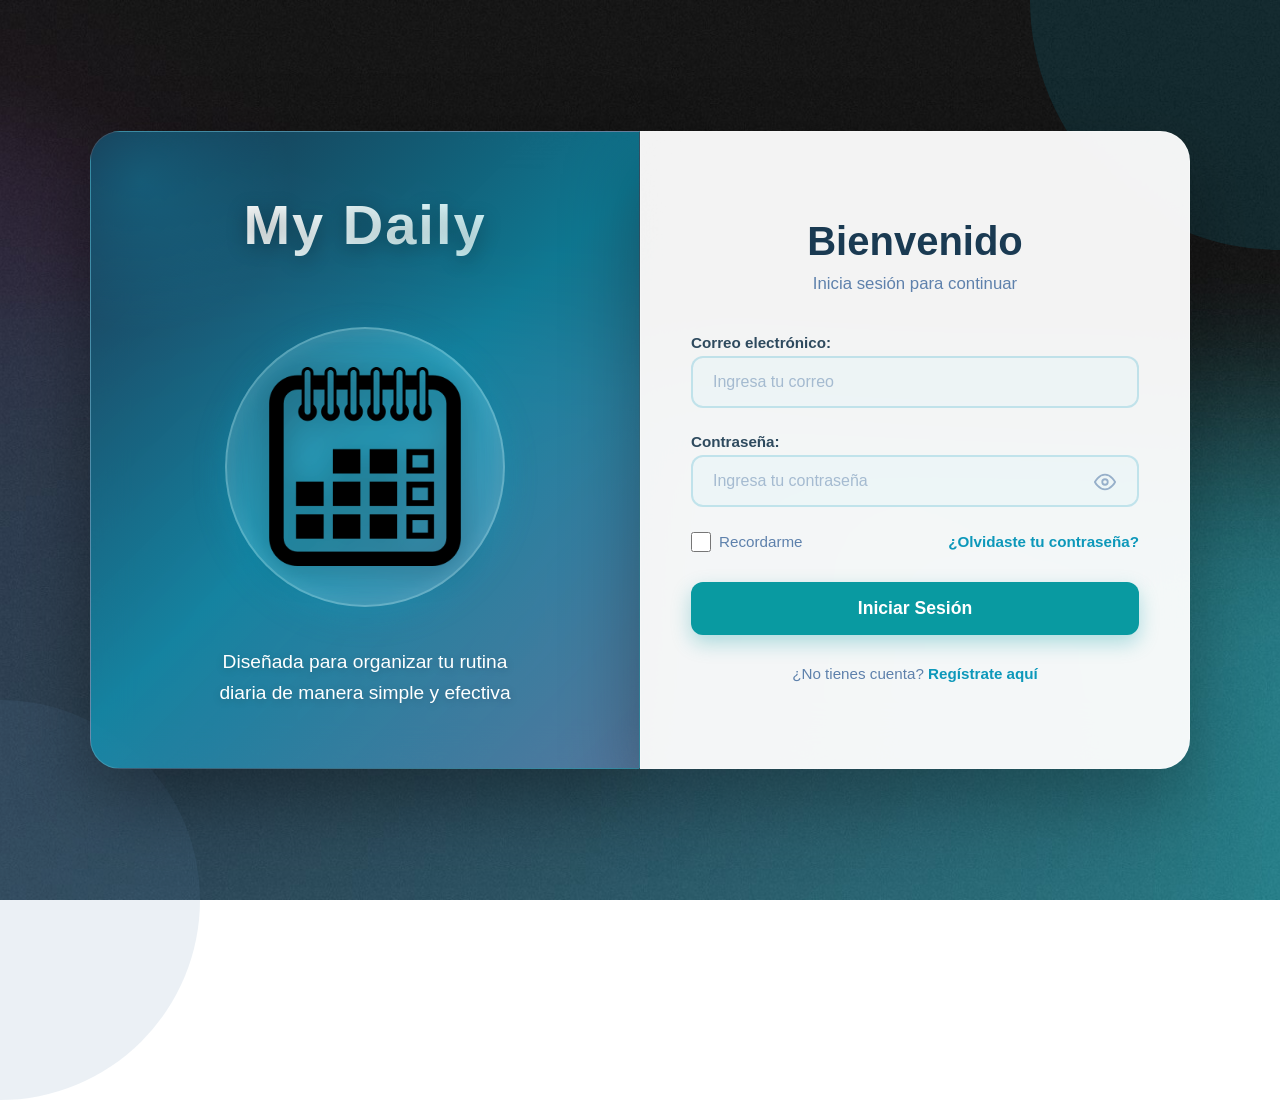
<file: index.html>
<!DOCTYPE html>
<html lang="es">

<head>
    <meta charset="UTF-8">
    <meta name="viewport" content="width=device-width, initial-scale=1.0">
    <title>My Daily - InicioSesion</title>
    <link rel="icon" type="image/x-icon" href="Images/Icono - Login.png">
    <link rel="stylesheet" href="./Styles/index.css">
</head>

<body>
    <div class="contenedor-login">
        <div class="login-izquierda">
            <h1>My Daily</h1>
            <div class="ilustracion-contactos">
                <img src="./Images/Icono - Login.png" alt="Ilustración MyDaily">
            </div>
            <p>Diseñada para organizar tu rutina diaria de manera simple y efectiva</p>
        </div>

        <div class="flip-card">
            <div class="flip-card-inner" id="flipCard">
                <div class="flip-card-front">
                    <div class="login-derecha">
                        <h2>Bienvenido</h2>
                        <p>Inicia sesión para continuar</p>

                        <form id="formularioLogin" action="tu-servlet-aqui" method="POST">
                            <div class="grupo-formulario">
                                <label for="correo">Correo electrónico:</label>
                                <input type="email" id="correo" name="correo" placeholder="Ingresa tu correo" required>
                            </div>

                            <div class="grupo-formulario">
                                <label for="contrasena">Contraseña:</label>
                                <input type="password" id="contrasena" name="contrasena" placeholder="Ingresa tu contraseña"
                                    required>
                            </div>

                            <div class="opciones-formulario">
                                <label class="recordarme">
                                    <input type="checkbox" id="recordar" name="recordar">
                                    <span>Recordarme</span>
                                </label>
                                <a href="#" class="olvido-contrasena">¿Olvidaste tu contraseña?</a>
                            </div>

                            <button type="submit" class="boton-login">Iniciar Sesión</button>
                        </form>

                        <div class="texto-registro">
                            ¿No tienes cuenta? <a href="#" id="btnRegistro">Regístrate aquí</a>
                        </div>
                    </div>
                </div>

                <div class="flip-card-back">
                    <div class="login-derecha">
                        <h2>Crea tu cuenta</h2>
                        <p>Regístrate para comenzar</p>

                        <form id="formularioRegistro" action="tu-servlet-registro" method="POST">
                            <div class="grupo-formulario">
                                <label for="correoRegistro">Correo electrónico:</label>
                                <input type="email" id="correoRegistro" name="correo" placeholder="Ingresa tu correo"
                                    required>
                            </div>

                            <div class="grupo-formulario">
                                <label for="contrasenaRegistro">Contraseña:</label>
                                <input type="password" id="contrasenaRegistro" name="contrasena" placeholder="Ingresa tu contraseña"
                                    required>
                            </div>

                            <div class="grupo-formulario">
                                <label for="confirmarContrasena">Confirma tu Contraseña:</label>
                                <input type="password" id="confirmarContrasena" name="confirmarContrasena" placeholder="Confirma tu contraseña" required>
                            </div>

                            <button type="submit" class="boton-login">Registrarse</button>
                        </form>

                        <div class="texto-registro">
                            ¿Ya tienes cuenta? <a href="#" id="btnLogin">Inicia sesión aquí</a>
                        </div>
                    </div>
                </div>
            </div>
        </div>
    </div>
    <script src="./Scripts/index.js"></script>
</body>

</html>
</file>
<file: Styles/index.css>
* {
    margin: 0;
    padding: 0;
    box-sizing: border-box;
}

body {
    font-family: 'Segoe UI', Tahoma, Geneva, Verdana, sans-serif;
    background-image: url('../Images/Fondo.jpeg');
    background-size: cover;
    background-position: center;
    background-repeat: no-repeat;
    background-attachment: fixed;
    min-height: 100vh;
    display: flex;
    justify-content: center;
    align-items: center;
    padding: 20px;
    overflow: hidden;
    position: relative;
}

body::before {
    content: '';
    position: absolute;
    width: min(500px, 40vw);
    height: min(500px, 40vw);
    background: rgba(13, 152, 186, 0.15);
    border-radius: 50%;
    top: -250px;
    right: -250px;
    animation: float 6s ease-in-out infinite;
}

body::after {
    content: '';
    position: absolute;
    width: min(400px, 35vw);
    height: min(400px, 35vw);
    background: rgba(94, 129, 172, 0.12);
    border-radius: 50%;
    bottom: -200px;
    left: -200px;
    animation: float 8s ease-in-out infinite reverse;
}

@keyframes float {
    0%, 100% { 
        transform: translateY(0) rotate(0deg); 
    }
    50% { 
        transform: translateY(-30px) rotate(10deg); 
    }
}

@keyframes slideUp {
    from {
        opacity: 0;
        transform: translateY(50px);
    }
    to {
        opacity: 1;
        transform: translateY(0);
    }
}

@keyframes fadeIn {
    from {
        opacity: 0;
        transform: translateY(-20px);
    }
    to {
        opacity: 1;
        transform: translateY(0);
    }
}

@keyframes pulse {
    0%, 100% { 
        transform: scale(1); 
    }
    50% { 
        transform: scale(1.05); 
    }
}

@keyframes bounce {
    0%, 20%, 50%, 80%, 100% {
        transform: translateY(0);
    }
    40% {
        transform: translateY(-10px);
    }
    60% {
        transform: translateY(-5px);
    }
}

.contenedor-login {
    background: transparent;
    border-radius: clamp(20px, 3vw, 30px);
    display: grid;
    grid-template-columns: 1fr 1fr;
    max-width: 1100px;
    width: 100%;
    position: relative;
    z-index: 1;
    animation: slideUp 0.8s ease-out;
    gap: 0;
    max-height: 90vh;
}

.login-izquierda {
    background: linear-gradient(135deg, rgba(25, 57, 84, 0.85) 0%, rgba(13, 152, 186, 0.75) 50%, rgba(94, 129, 172, 0.80) 100%);
    backdrop-filter: blur(20px);
    padding: clamp(30px, 5vw, 60px) clamp(20px, 4vw, 50px);
    display: flex;
    flex-direction: column;
    justify-content: center;
    align-items: center;
    color: white;
    position: relative;
    overflow: hidden;
    border-radius: clamp(20px, 3vw, 30px) 0 0 clamp(20px, 3vw, 30px);
    box-shadow: 0 30px 80px rgba(0, 0, 0, 0.4);
    border: 1px solid rgba(255, 255, 255, 0.15);
}

.login-izquierda::before {
    content: '';
    position: absolute;
    width: min(300px, 30vw);
    height: min(300px, 30vw);
    background: radial-gradient(circle, rgba(13, 152, 186, 0.3) 0%, transparent 70%);
    border-radius: 50%;
    top: -100px;
    left: -100px;
}

.login-izquierda h1 {
    font-size: clamp(2rem, 5vw, 3.5rem);
    font-weight: 800;
    margin-bottom: clamp(20px, 3vw, 30px);
    letter-spacing: 2px;
    text-shadow: 0 4px 20px rgba(0, 0, 0, 0.3);
    animation: fadeIn 1s ease-out 0.3s both;
    position: relative;
    z-index: 1;
    background: linear-gradient(135deg, #ffffff 0%, #c7f0f5 100%);
    -webkit-background-clip: text;
    -webkit-text-fill-color: transparent;
    background-clip: text;
}

.ilustracion-contactos {
    width: clamp(160px, 25vw, 280px);
    height: clamp(160px, 25vw, 280px);
    background: rgba(255, 255, 255, 0.1);
    border-radius: 50%;
    display: flex;
    justify-content: center;
    align-items: center;
    margin: clamp(20px, 4vw, 40px) 0;
    padding: clamp(20px, 3vw, 40px);
    backdrop-filter: blur(15px);
    border: 2px solid rgba(199, 240, 245, 0.3);
    animation: pulse 3s ease-in-out infinite;
    position: relative;
    z-index: 1;
    box-shadow: 0 8px 32px rgba(13, 152, 186, 0.3),
                inset 0 0 20px rgba(255, 255, 255, 0.1);
}

.ilustracion-contactos img {
    max-width: 100%;
    max-height: 100%;
    object-fit: contain;
    filter: drop-shadow(0 4px 15px rgba(0, 0, 0, 0.3));
}

.login-izquierda p {
    font-size: clamp(1rem, 2vw, 1.2rem);
    text-align: center;
    line-height: 1.6;
    opacity: 0.95;
    max-width: 300px;
    animation: fadeIn 1s ease-out 0.6s both;
    position: relative;
    z-index: 1;
    text-shadow: 0 2px 8px rgba(0, 0, 0, 0.2);
}

.flip-card {
    background-color: transparent;
    width: 100%;
    height: 100%;
    perspective: 1000px;
    min-height: 500px;
}

.flip-card-inner {
    position: relative;
    width: 100%;
    height: 100%;
    min-height: 500px;
    text-align: center;
    transition: transform 0.8s;
    transform-style: preserve-3d;
}

.flip-card-front, .flip-card-back {
    position: absolute;
    display: flex;
    flex-direction: column;
    justify-content: center;
    width: 100%;
    height: 100%;
    -webkit-backface-visibility: hidden;
    backface-visibility: hidden;
    background: rgba(255, 255, 255, 0.95);
    backdrop-filter: blur(30px);
    border-radius: 0 clamp(20px, 3vw, 30px) clamp(20px, 3vw, 30px) 0;
    box-shadow: 0 30px 80px rgba(0, 0, 0, 0.3);
    border: 1px solid rgba(255, 255, 255, 0.3);
    overflow-y: auto;
    overflow-x: hidden;
}

.flip-card-back {
    transform: rotateY(180deg);
}

.login-derecha {
    padding: clamp(30px, 5vw, 60px) clamp(20px, 4vw, 50px);
    display: flex;
    flex-direction: column;
    justify-content: center;
    width: 100%;
    height: 100%;
}

.login-derecha h2 {
    font-size: clamp(1.8rem, 4vw, 2.5rem);
    color: #1a3a52;
    margin-bottom: 10px;
    font-weight: 700;
}

.login-derecha > p {
    color: #5e81ac;
    margin-bottom: clamp(25px, 4vw, 40px);
    font-size: clamp(0.95rem, 1.5vw, 1.05rem);
}

.grupo-formulario {
    margin-bottom: clamp(18px, 2.5vw, 25px);
    text-align: left;
    position: relative;
}

.grupo-formulario label {
    display: block;
    margin-bottom: 5px;
    color: #2e4a5e;
    font-weight: 600;
    font-size: clamp(0.85rem, 1.2vw, 0.95rem);
    text-align: left;
}

.grupo-formulario input {
    width: 100%;
    padding: clamp(12px, 1.5vw, 15px) clamp(15px, 2vw, 20px);
    border: 2px solid rgba(13, 152, 186, 0.2);
    border-radius: clamp(10px, 1.5vw, 12px);
    font-size: clamp(0.9rem, 1.3vw, 1rem);
    transition: all 0.3s ease;
    background: rgba(199, 240, 245, 0.15);
    color: #1a3a52;
}

.grupo-formulario input:focus {
    outline: none;
    border-color: #0d98ba;
    background: rgba(255, 255, 255, 0.9);
    box-shadow: 0 0 0 4px rgba(13, 152, 186, 0.15);
    transform: translateY(-2px);
}

.grupo-formulario input::placeholder {
    color: rgba(94, 129, 172, 0.5);
}

/* Estilos para el botón de mostrar/ocultar contraseña */
.toggle-password {
    position: absolute;
    right: clamp(12px, 2vw, 15px);
    top: 50%;
    transform: translateY(calc(-50% + 12px));
    background: none;
    border: none;
    cursor: pointer;
    padding: clamp(6px, 1vw, 8px);
    display: flex;
    align-items: center;
    justify-content: center;
    opacity: 0.6;
    transition: opacity 0.3s ease, transform 0.1s ease;
    z-index: 10;
    color: #5e81ac;
    pointer-events: auto;
}

.toggle-password:hover {
    opacity: 1;
}

.toggle-password:active {
    transform: translateY(calc(-50% + 12px)) scale(0.9);
}

.toggle-password svg {
    width: clamp(18px, 2.5vw, 22px);
    height: clamp(18px, 2.5vw, 22px);
    stroke: currentColor;
    display: block;
}

.opciones-formulario {
    display: flex;
    justify-content: space-between;
    align-items: center;
    margin-bottom: clamp(20px, 3vw, 30px);
    flex-wrap: wrap;
    gap: 10px;
}

.recordarme {
    display: flex;
    align-items: center;
    cursor: pointer;
    user-select: none;
}

.recordarme input[type="checkbox"] {
    width: clamp(18px, 2vw, 20px);
    height: clamp(18px, 2vw, 20px);
    margin-right: 8px;
    cursor: pointer;
    accent-color: #0d98ba;
}

.recordarme span {
    color: #5e81ac;
    font-size: clamp(0.85rem, 1.2vw, 0.95rem);
}

.olvido-contrasena {
    color: #0d98ba;
    text-decoration: none;
    font-size: clamp(0.85rem, 1.2vw, 0.95rem);
    font-weight: 600;
    transition: all 0.3s ease;
}

.olvido-contrasena:hover {
    color: #5e81ac;
    text-decoration: underline;
}

.boton-login {
    width: 100%;
    padding: clamp(14px, 2vw, 16px);
    background: #099aa1; 
    color: white;
    border: none;
    border-radius: clamp(10px, 1.5vw, 12px);
    font-size: clamp(1rem, 1.5vw, 1.1rem);
    font-weight: 600;
    cursor: pointer;
    transition: all 0.4s ease;
    box-shadow: 0 8px 20px rgba(9, 154, 161, 0.3);
    position: relative;
    overflow: hidden;
}

.boton-login::before {
    content: '';
    position: absolute;
    top: 0;
    left: -100%;
    width: 100%;
    height: 100%;
    background: rgba(255, 255, 255, 0.2);
    transition: left 0.5s ease;
}

.boton-login:hover::before {
    left: 100%;
}

.boton-login:hover {
    transform: translateY(-3px);
    box-shadow: 0 12px 30px rgba(9, 154, 161, 0.4);
}

.boton-login:active {
    animation: bounce 0.6s ease;
    box-shadow: 0 8px 20px rgba(9, 154, 161, 0.3);
}

.texto-registro {
    text-align: center;
    margin-top: clamp(20px, 3vw, 30px);
    color: #5e81ac;
    font-size: clamp(0.85rem, 1.2vw, 0.95rem);
}

.texto-registro a {
    color: #0d98ba;
    text-decoration: none;
    font-weight: 600;
    transition: all 0.3s ease;
}

.texto-registro a:hover {
    color: #5e81ac;
    text-decoration: underline;
}

.flip-card-front::-webkit-scrollbar,
.flip-card-back::-webkit-scrollbar {
    width: 6px;
}

.flip-card-front::-webkit-scrollbar-track,
.flip-card-back::-webkit-scrollbar-track {
    background: rgba(199, 240, 245, 0.1);
}

.flip-card-front::-webkit-scrollbar-thumb,
.flip-card-back::-webkit-scrollbar-thumb {
    background: rgba(13, 152, 186, 0.4);
    border-radius: 10px;
}

.flip-card-front::-webkit-scrollbar-thumb:hover,
.flip-card-back::-webkit-scrollbar-thumb:hover {
    background: rgba(13, 152, 186, 0.6);
}

/* Tablet */
@media (max-width: 968px) {
    .contenedor-login {
        grid-template-columns: 1fr;
        max-width: 500px;
        max-height: none;
        height: auto;
    }

    .login-izquierda {
        border-radius: clamp(20px, 3vw, 30px) clamp(20px, 3vw, 30px) 0 0;
        height: auto;
        min-height: auto;
    }

    .flip-card {
        min-height: 600px;
        height: auto;
    }

    .flip-card-inner {
        min-height: 600px;
        height: auto;
    }

    .flip-card-front, .flip-card-back {
        border-radius: 0 0 clamp(20px, 3vw, 30px) clamp(20px, 3vw, 30px);
        position: absolute;
        height: 100%;
        min-height: 600px;
    }
}

/* Mobile pequeño */
@media (max-width: 480px) {
    body {
        padding: 10px;
    }

    .opciones-formulario {
        flex-direction: column;
        align-items: flex-start;
    }

    .login-derecha {
        padding: clamp(25px, 4vw, 40px) clamp(18px, 3vw, 30px);
    }
}

/* Mobile muy pequeño */
@media (max-width: 360px) {
    .login-izquierda h1 {
        font-size: 1.8rem;
    }
    
    .login-derecha h2 {
        font-size: 1.6rem;
    }

    .login-derecha {
        padding: 20px 15px;
    }

    .grupo-formulario {
        margin-bottom: 15px;
    }
}

/* Para pantallas muy bajas (landscape en móvil) */
@media (max-height: 650px) {
    .contenedor-login {
        max-height: 95vh;
    }

    .login-izquierda {
        padding: 25px 20px;
    }

    .ilustracion-contactos {
        width: 120px;
        height: 120px;
        margin: 15px 0;
    }

    .login-izquierda h1 {
        font-size: 2rem;
        margin-bottom: 15px;
    }

    .login-izquierda p {
        font-size: 0.95rem;
    }

    .login-derecha {
        padding: 25px 20px;
    }

    .grupo-formulario {
        margin-bottom: 15px;
    }
}
</file>
<file: Styles/nuevoContacto.css>
* {
    margin: 0;
    padding: 0;
    box-sizing: border-box;
}

html {
    height: 100%;
}

body {
    font-family: 'Segoe UI', Tahoma, Geneva, Verdana, sans-serif;
    background-image: url('../Images/Fondo.jpeg');
    background-size: cover;
    background-position: center;
    background-repeat: no-repeat;
    background-attachment: fixed;
    min-height: 100vh;
    display: flex;
    flex-direction: column;
    position: relative;
    overflow-x: hidden;
    padding-top: 90px;
}

body::before {
    content: '';
    position: fixed;
    width: min(500px, 40vw);
    height: min(500px, 40vw);
    background: rgba(13, 152, 186, 0.15);
    border-radius: 50%;
    top: -250px;
    right: -250px;
    animation: float 6s ease-in-out infinite;
    z-index: 0;
    pointer-events: none;
}

body::after {
    content: '';
    position: fixed;
    width: min(400px, 35vw);
    height: min(400px, 35vw);
    background: rgba(94, 129, 172, 0.12);
    border-radius: 50%;
    bottom: -200px;
    left: -200px;
    animation: float 8s ease-in-out infinite reverse;
    z-index: 0;
    pointer-events: none;
}

@keyframes float {
    0%, 100% { 
        transform: translateY(0) rotate(0deg); 
    }
    50% { 
        transform: translateY(-30px) rotate(10deg); 
    }
}

/* Header */
.header-principal {
    background: rgba(255, 255, 255, 0.15);
    backdrop-filter: blur(20px);
    border-bottom: 1px solid rgba(255, 255, 255, 0.2);
    padding: clamp(15px, 2vw, 20px) 0;
    position: fixed;
    top: 0;
    left: 0;
    right: 0;
    z-index: 1000;
    box-shadow: 0 4px 20px rgba(0, 0, 0, 0.1);
}

.contenedor-header {
    max-width: 1400px;
    margin: 0 auto;
    padding: 0 clamp(20px, 4vw, 40px);
    display: flex;
    justify-content: space-between;
    align-items: center;
    gap: 20px;
}

.logo h1 {
    font-size: clamp(1.5rem, 3vw, 2rem);
    font-weight: 800;
    color: white;
    text-shadow: 0 2px 10px rgba(0, 0, 0, 0.2);
    letter-spacing: 1px;
}

.navegacion {
    display: flex;
    gap: clamp(15px, 3vw, 30px);
}

.nav-link {
    color: white;
    text-decoration: none;
    font-weight: 600;
    font-size: clamp(0.9rem, 1.5vw, 1rem);
    padding: 8px 15px;
    border-radius: 8px;
    transition: all 0.3s ease;
}

.nav-link:hover {
    background: rgba(255, 255, 255, 0.2);
    color: white;
}

.nav-link.activo {
    background: rgba(255, 255, 255, 0.25);
    color: white;
}

.usuario-info {
    display: flex;
    align-items: center;
    gap: 15px;
}

.nombre-usuario {
    color: white;
    font-weight: 600;
    font-size: clamp(0.9rem, 1.5vw, 1rem);
    text-shadow: 0 2px 8px rgba(0, 0, 0, 0.2);
}

.btn-cerrar-sesion {
    display: flex;
    align-items: center;
    gap: 8px;
    background: rgba(255, 255, 255, 0.2);
    color: white;
    border: 1px solid rgba(255, 255, 255, 0.3);
    padding: 8px 15px;
    border-radius: 8px;
    font-size: clamp(0.85rem, 1.3vw, 0.95rem);
    font-weight: 600;
    cursor: pointer;
    transition: all 0.3s ease;
}

.btn-cerrar-sesion:hover {
    background: rgba(255, 255, 255, 0.3);
    border-color: rgba(255, 255, 255, 0.5);
    transform: translateY(-2px);
}

.btn-cerrar-sesion svg {
    width: 18px;
    height: 18px;
}

/* Contenedor principal */
.container {
    max-width: 600px;
    margin: 30px auto;
    padding: 0 clamp(20px, 4vw, 40px);
    position: relative;
    z-index: 1;
}

/* Sección */
.section {
    background: rgba(255, 255, 255, 0.15);
    backdrop-filter: blur(20px);
    padding: clamp(30px, 5vw, 40px);
    border-radius: 15px;
    border: 1px solid rgba(255, 255, 255, 0.2);
    box-shadow: 0 8px 32px rgba(0, 0, 0, 0.1);
    margin-bottom: clamp(30px, 5vw, 40px);
}

.section h2 {
    color: white;
    margin-bottom: 30px;
    padding-bottom: 15px;
    border-bottom: 2px solid rgba(255, 255, 255, 0.3);
    font-size: clamp(1.8rem, 4vw, 2rem);
    font-weight: 700;
    text-shadow: 0 2px 8px rgba(0, 0, 0, 0.2);
    text-align: center;
}

/* Sección de imagen circular */
.seccion-imagen {
    display: flex;
    flex-direction: column;
    align-items: center;
    gap: 20px;
    margin-bottom: 35px;
}

.circulo-imagen {
    width: 120px;
    height: 120px;
    border-radius: 50%;
    overflow: hidden;
    border: 3px solid rgba(255, 255, 255, 0.5);
    box-shadow: 0 8px 20px rgba(0, 0, 0, 0.2);
    background: rgba(255, 255, 255, 0.1);
    display: flex;
    align-items: center;
    justify-content: center;
    text-align: center;
}

.circulo-imagen img {
    width: 100%;
    height: 100%;
    object-fit: cover;
    object-position: center;
}

.form-group-imagen {
    display: flex;
    flex-direction: column;
    align-items: center;
}

.btn-seleccionar-imagen {
    display: flex;
    align-items: center;
    gap: 10px;
    background: rgba(13, 152, 186, 0.3);
    backdrop-filter: blur(10px);
    color: white;
    padding: 10px 20px;
    border-radius: 10px;
    border: 2px solid rgba(255, 255, 255, 0.5);
    cursor: pointer;
    font-weight: 600;
    font-size: 0.95rem;
    transition: all 0.3s ease;
}

.btn-seleccionar-imagen:hover {
    background: rgba(13, 152, 186, 0.5);
    border-color: rgba(255, 255, 255, 0.7);
    transform: translateY(-2px);
    box-shadow: 0 5px 15px rgba(13, 152, 186, 0.3);
}

.btn-seleccionar-imagen:active {
    transform: translateY(0);
}

.btn-seleccionar-imagen i {
    font-size: 1.1rem;
}

/* Contenedor de inputs */
.contenedor-inputs {
    display: flex;
    flex-direction: column;
    gap: 20px;
    margin-bottom: 30px;
}

.form-group {
    display: flex;
    flex-direction: column;
    position: relative;
    padding-top: 8px;
    height: 68px;
}

.entrada_texto {
    border: 2px solid rgba(255, 255, 255, 0.4);
    border-radius: 10px;
    background: rgba(255, 255, 255, 0.1);
    padding: 12px 15px;
    font-size: 1rem;
    color: white;
    transition: all 0.3s ease;
    font-weight: 500;
    height: 100%;
    width: 100%;
}

.entrada_texto::placeholder {
    color: rgba(255, 255, 255, 0.5);
}

.entrada_texto:focus {
    outline: none;
    border-color: rgba(255, 255, 255, 0.7);
    background: rgba(255, 255, 255, 0.15);
    box-shadow: 0 0 0 3px rgba(255, 255, 255, 0.1);
}

/* Labels normales */
.label-input {
    position: absolute;
    left: 15px;
    top: 50%;
    transform: translateY(-50%);
    color: rgba(255, 255, 255, 0.7);
    pointer-events: none;
    transition: all 0.3s ease;
    font-weight: 500;
    background: transparent;
    padding: 0 5px;
    white-space: nowrap;
}

.entrada_texto:focus ~ .label-input,
.entrada_texto:valid ~ .label-input {
    top: 0;
    font-size: 0.85rem;
    color: white;
    background: rgba(13, 152, 186, 0.8);
    padding: 2px 8px;
    border-radius: 5px;
}

/* Label para fecha */
.label-input-date {
    position: absolute;
    left: 15px;
    top: 0;
    font-size: 0.85rem;
    color: white;
    background: rgba(13, 152, 186, 0.8);
    padding: 2px 8px;
    border-radius: 5px;
    pointer-events: none;
    white-space: nowrap;
}

/* Input de fecha */
input[type="date"].entrada_texto {
    padding-top: 18px;
    color-scheme: dark;
}

input[type="date"].entrada_texto::-webkit-calendar-picker-indicator {
    filter: invert(1);
    cursor: pointer;
}

/* Contenedor de botón */
.contenedor-boton {
    display: flex;
    justify-content: center;
    margin-top: 10px;
}

/* Botones */
.btn_crear,
.btn_actualizar {
    position: relative;
    width: 200px;
    height: 50px;
    cursor: pointer;
    display: flex;
    align-items: center;
    justify-content: flex-start;
    border: 2px solid rgba(255, 255, 255, 0.5);
    background: rgba(13, 152, 186, 0.3);
    backdrop-filter: blur(10px);
    border-radius: 10px;
    overflow: hidden;
    padding-left: 20px;
    gap: 10px;
    transition: all 0.3s ease;
    font-family: inherit;
}

.btn_crear:hover,
.btn_actualizar:hover {
    background: rgba(13, 152, 186, 0.5);
    border-color: rgba(255, 255, 255, 0.7);
    transform: translateY(-2px);
    box-shadow: 0 5px 15px rgba(13, 152, 186, 0.3);
}

.btn_crear:active,
.btn_actualizar:active {
    transform: translateY(2px);
    box-shadow: 0 2px 8px rgba(13, 152, 186, 0.2);
}

.bnt_texto {
    color: white;
    font-weight: 600;
    font-size: 1rem;
    z-index: 1;
    transition: all 0.3s ease;
    text-shadow: 0 1px 3px rgba(0, 0, 0, 0.3);
}

.btn_icono {
    position: absolute;
    right: 0;
    height: 100%;
    width: 50px;
    background: rgba(255, 255, 255, 0.2);
    display: flex;
    align-items: center;
    justify-content: center;
    transition: all 0.3s ease;
}

.btn_icono i {
    color: white;
    font-size: 20px;
    filter: drop-shadow(0 1px 2px rgba(0, 0, 0, 0.3));
}

.btn_crear:hover .bnt_texto,
.btn_actualizar:hover .bnt_texto {
    color: transparent;
}

.btn_crear:hover .btn_icono,
.btn_actualizar:hover .btn_icono {
    width: 100%;
    background: rgba(255, 255, 255, 0.3);
}

/* Footer */
.footer-principal {
    background: rgba(255, 255, 255, 0.15);
    backdrop-filter: blur(20px);
    border-top: 1px solid rgba(255, 255, 255, 0.2);
    padding: clamp(20px, 3vw, 30px) 0 0 0;
    position: relative;
    z-index: 1;
    width: 100%;
    margin-top: auto;
    flex-shrink: 0;
}

.contenedor-footer {
    max-width: 1400px;
    margin: 0 auto;
    padding: 0 clamp(20px, 4vw, 40px) clamp(20px, 3vw, 30px) clamp(20px, 4vw, 40px);
    display: flex;
    flex-direction: column;
    justify-content: center;
    align-items: center;
    text-align: center;
    gap: 15px;
}

.contenedor-footer p {
    color: white;
    font-size: clamp(0.85rem, 1.3vw, 0.95rem);
    font-weight: 500;
    text-shadow: 0 2px 8px rgba(0, 0, 0, 0.2);
}

/* Responsive */
@media (max-width: 968px) {
    body {
        padding-top: 140px;
    }

    .contenedor-header {
        flex-direction: column;
        align-items: stretch;
        gap: 15px;
    }
    
    .logo {
        text-align: center;
    }
    
    .navegacion {
        justify-content: center;
        flex-wrap: wrap;
    }
    
    .usuario-info {
        justify-content: center;
        flex-wrap: wrap;
    }
}

@media (max-width: 480px) {
    .navegacion {
        flex-direction: column;
        width: 100%;
    }
    
    .nav-link {
        text-align: center;
        padding: 10px;
    }

    .circulo-imagen {
        width: 100px;
        height: 100px;
    }

    .btn_crear,
    .btn_actualizar {
        width: 100%;
    }
}
</file>
<file: Styles/perfilUsuario.css>
* {
    margin: 0;
    padding: 0;
    box-sizing: border-box;
}

html {
    height: 100%;
}

body {
    font-family: 'Segoe UI', Tahoma, Geneva, Verdana, sans-serif;
    background-image: url('../Images/Fondo.jpeg');
    background-size: cover;
    background-position: center;
    background-repeat: no-repeat;
    background-attachment: fixed;
    min-height: 100vh;
    display: flex;
    flex-direction: column;
    position: relative;
    overflow-x: hidden;
    padding-top: 90px;
}

body::before {
    content: '';
    position: fixed;
    width: min(500px, 40vw);
    height: min(500px, 40vw);
    background: rgba(13, 152, 186, 0.15);
    border-radius: 50%;
    top: -250px;
    right: -250px;
    animation: float 6s ease-in-out infinite;
    z-index: 0;
    pointer-events: none;
}

body::after {
    content: '';
    position: fixed;
    width: min(400px, 35vw);
    height: min(400px, 35vw);
    background: rgba(94, 129, 172, 0.12);
    border-radius: 50%;
    bottom: -200px;
    left: -200px;
    animation: float 8s ease-in-out infinite reverse;
    z-index: 0;
    pointer-events: none;
}

@keyframes float {

    0%,
    100% {
        transform: translateY(0) rotate(0deg);
    }

    50% {
        transform: translateY(-30px) rotate(10deg);
    }
}

/* Header */
.header-principal {
    background: rgba(255, 255, 255, 0.15);
    backdrop-filter: blur(20px);
    border-bottom: 1px solid rgba(255, 255, 255, 0.2);
    padding: clamp(15px, 2vw, 20px) 0;
    position: fixed;
    top: 0;
    left: 0;
    right: 0;
    z-index: 1000;
    box-shadow: 0 4px 20px rgba(0, 0, 0, 0.1);
}

.contenedor-header {
    max-width: 1400px;
    margin: 0 auto;
    padding: 0 clamp(20px, 4vw, 40px);
    display: flex;
    justify-content: space-between;
    align-items: center;
    gap: 20px;
}

.logo h1 {
    font-size: clamp(1.5rem, 3vw, 2rem);
    font-weight: 800;
    color: white;
    text-shadow: 0 2px 10px rgba(0, 0, 0, 0.2);
    letter-spacing: 1px;
}

.navegacion {
    display: flex;
    gap: clamp(15px, 3vw, 30px);
}

.nav-link {
    color: white;
    text-decoration: none;
    font-weight: 600;
    font-size: clamp(0.9rem, 1.5vw, 1rem);
    padding: 8px 15px;
    border-radius: 8px;
    transition: all 0.3s ease;
}

.nav-link:hover {
    background: rgba(255, 255, 255, 0.2);
    color: white;
}

.nav-link.activo {
    background: rgba(255, 255, 255, 0.25);
    color: white;
}

.usuario-info {
    display: flex;
    align-items: center;
    gap: 15px;
}

.nombre-usuario {
    color: white;
    font-weight: 600;
    font-size: clamp(0.9rem, 1.5vw, 1rem);
    text-shadow: 0 2px 8px rgba(0, 0, 0, 0.2);
}

.btn-cerrar-sesion {
    display: flex;
    align-items: center;
    gap: 8px;
    background: rgba(255, 255, 255, 0.2);
    color: white;
    border: 1px solid rgba(255, 255, 255, 0.3);
    padding: 8px 15px;
    border-radius: 8px;
    font-size: clamp(0.85rem, 1.3vw, 0.95rem);
    font-weight: 600;
    cursor: pointer;
    transition: all 0.3s ease;
}

.btn-cerrar-sesion:hover {
    background: rgba(255, 255, 255, 0.3);
    border-color: rgba(255, 255, 255, 0.5);
    transform: translateY(-2px);
}

.btn-cerrar-sesion svg {
    width: 18px;
    height: 18px;
}

/* Contenedor principal */
.container {
    max-width: 600px;
    margin: 30px auto;
    padding: 0 clamp(20px, 4vw, 40px);
    position: relative;
    z-index: 1;
}

/* Sección */
.section {
    background: rgba(255, 255, 255, 0.15);
    backdrop-filter: blur(20px);
    padding: clamp(30px, 5vw, 40px);
    border-radius: 15px;
    border: 1px solid rgba(255, 255, 255, 0.2);
    box-shadow: 0 8px 32px rgba(0, 0, 0, 0.1);
    margin-bottom: clamp(30px, 5vw, 40px);
}

.section h2 {
    color: white;
    margin-bottom: 30px;
    padding-bottom: 15px;
    border-bottom: 2px solid rgba(255, 255, 255, 0.3);
    font-size: clamp(1.8rem, 4vw, 2rem);
    font-weight: 700;
    text-shadow: 0 2px 8px rgba(0, 0, 0, 0.2);
    text-align: center;
}

/* Sección de imagen circular */
.seccion-imagen {
    display: flex;
    flex-direction: column;
    align-items: center;
    gap: 20px;
    margin-bottom: 35px;
}

.circulo-imagen {
    width: 120px;
    height: 120px;
    border-radius: 50%;
    overflow: hidden;
    border: 3px solid rgba(255, 255, 255, 0.5);
    box-shadow: 0 8px 20px rgba(0, 0, 0, 0.2);
    background: rgba(255, 255, 255, 0.1);
    display: flex;
    align-items: center;
    justify-content: center;
    text-align: center;
}

.circulo-imagen img {
    width: 100%;
    height: 100%;
    object-fit: cover;
    object-position: center;
}

.form-group-imagen {
    display: flex;
    flex-direction: column;
    align-items: center;
}

.btn-seleccionar-imagen {
    display: flex;
    align-items: center;
    gap: 10px;
    background: rgba(13, 152, 186, 0.3);
    backdrop-filter: blur(10px);
    color: white;
    padding: 10px 20px;
    border-radius: 10px;
    border: 2px solid rgba(255, 255, 255, 0.5);
    cursor: pointer;
    font-weight: 600;
    font-size: 0.95rem;
    transition: all 0.3s ease;
}

.btn-seleccionar-imagen:hover {
    background: rgba(13, 152, 186, 0.5);
    border-color: rgba(255, 255, 255, 0.7);
    transform: translateY(-2px);
    box-shadow: 0 5px 15px rgba(13, 152, 186, 0.3);
}

.btn-seleccionar-imagen:active {
    transform: translateY(0);
}

.btn-seleccionar-imagen i {
    font-size: 1.1rem;
}

/* Contenedor de inputs */
.contenedor-inputs {
    display: flex;
    flex-direction: column;
    gap: 20px;
    margin-bottom: 30px;
}

.form-group {
    display: flex;
    flex-direction: column;
    position: relative;
    padding-top: 8px;
    height: 68px;
}

.entrada_texto {
    border: 2px solid rgba(255, 255, 255, 0.4);
    border-radius: 10px;
    background: rgba(255, 255, 255, 0.1);
    padding: 12px 15px;
    font-size: 1rem;
    color: white;
    transition: all 0.3s ease;
    font-weight: 500;
    height: 100%;
    width: 100%;
}

.entrada_texto::placeholder {
    color: rgba(255, 255, 255, 0.5);
}

.entrada_texto:focus {
    outline: none;
    border-color: rgba(255, 255, 255, 0.7);
    background: rgba(255, 255, 255, 0.15);
    box-shadow: 0 0 0 3px rgba(255, 255, 255, 0.1);
}

/* Labels normales */
.label-input {
    position: absolute;
    left: 15px;
    top: 50%;
    transform: translateY(-50%);
    color: rgba(255, 255, 255, 0.7);
    pointer-events: none;
    transition: all 0.3s ease;
    font-weight: 500;
    background: transparent;
    padding: 0 5px;
    white-space: nowrap;
}

.entrada_texto:focus~.label-input,
.entrada_texto:valid~.label-input {
    top: 0;
    font-size: 0.85rem;
    color: white;
    background: rgba(13, 152, 186, 0.8);
    padding: 2px 8px;
    border-radius: 5px;
}

/* Label para fecha */
.label-input-date {
    position: absolute;
    left: 15px;
    top: 0;
    font-size: 0.85rem;
    color: white;
    background: rgba(13, 152, 186, 0.8);
    padding: 2px 8px;
    border-radius: 5px;
    pointer-events: none;
    white-space: nowrap;
}

/* Input de fecha */
input[type="date"].entrada_texto {
    padding-top: 18px;
    color-scheme: dark;
}

input[type="date"].entrada_texto::-webkit-calendar-picker-indicator {
    filter: invert(1);
    cursor: pointer;
}

/* Contenedor de botón */
.contenedor-boton {
    display: flex;
    justify-content: center;
    margin-top: 10px;
}

/* Botones */
.btn_crear,
.btn_actualizar {
    position: relative;
    width: 200px;
    height: 50px;
    cursor: pointer;
    display: flex;
    align-items: center;
    justify-content: flex-start;
    border: 2px solid rgba(255, 255, 255, 0.5);
    background: rgba(13, 152, 186, 0.3);
    backdrop-filter: blur(10px);
    border-radius: 10px;
    overflow: hidden;
    padding-left: 20px;
    gap: 10px;
    transition: all 0.3s ease;
    font-family: inherit;
}

.btn_crear:hover,
.btn_actualizar:hover {
    background: rgba(13, 152, 186, 0.5);
    border-color: rgba(255, 255, 255, 0.7);
    transform: translateY(-2px);
    box-shadow: 0 5px 15px rgba(13, 152, 186, 0.3);
}

.btn_crear:active,
.btn_actualizar:active {
    transform: translateY(2px);
    box-shadow: 0 2px 8px rgba(13, 152, 186, 0.2);
}

.bnt_texto {
    color: white;
    font-weight: 600;
    font-size: 1rem;
    z-index: 1;
    transition: all 0.3s ease;
    text-shadow: 0 1px 3px rgba(0, 0, 0, 0.3);
}

.btn_icono {
    position: absolute;
    right: 0;
    height: 100%;
    width: 50px;
    background: rgba(255, 255, 255, 0.2);
    display: flex;
    align-items: center;
    justify-content: center;
    transition: all 0.3s ease;
}

.btn_icono i {
    color: white;
    font-size: 20px;
    filter: drop-shadow(0 1px 2px rgba(0, 0, 0, 0.3));
}

.btn_crear:hover .bnt_texto,
.btn_actualizar:hover .bnt_texto {
    color: transparent;
}

.btn_crear:hover .btn_icono,
.btn_actualizar:hover .btn_icono {
    width: 100%;
    background: rgba(255, 255, 255, 0.3);
}

/* Footer */
.footer-principal {
    background: rgba(255, 255, 255, 0.15);
    backdrop-filter: blur(20px);
    border-top: 1px solid rgba(255, 255, 255, 0.2);
    padding: clamp(20px, 3vw, 30px) 0 0 0;
    position: relative;
    z-index: 1;
    width: 100%;
    margin-top: auto;
    flex-shrink: 0;
}

.contenedor-footer {
    max-width: 1400px;
    margin: 0 auto;
    padding: 0 clamp(20px, 4vw, 40px) clamp(20px, 3vw, 30px) clamp(20px, 4vw, 40px);
    display: flex;
    flex-direction: column;
    justify-content: center;
    align-items: center;
    text-align: center;
    gap: 15px;
}

.contenedor-footer p {
    color: white;
    font-size: clamp(0.85rem, 1.3vw, 0.95rem);
    font-weight: 500;
    text-shadow: 0 2px 8px rgba(0, 0, 0, 0.2);
}

/* Responsive */
@media (max-width: 968px) {
    body {
        padding-top: 140px;
    }

    .contenedor-header {
        flex-direction: column;
        align-items: stretch;
        gap: 15px;
    }

    .logo {
        text-align: center;
    }

    .navegacion {
        justify-content: center;
        flex-wrap: wrap;
    }

    .usuario-info {
        justify-content: center;
        flex-wrap: wrap;
    }
}

@media (max-width: 480px) {
    .navegacion {
        flex-direction: column;
        width: 100%;
    }

    .nav-link {
        text-align: center;
        padding: 10px;
    }

    .circulo-imagen {
        width: 100px;
        height: 100px;
    }

    .btn_crear,
    .btn_actualizar {
        width: 100%;
    }
}

.toggle-password {
    position: absolute;
    right: 15px;
    top: 54%;
    transform: translateY(-50%);
    background: none;
    border: none;
    cursor: pointer;
    padding: 8px;
    display: flex;
    align-items: center;
    justify-content: center;
    opacity: 0.7;
    transition: opacity 0.3s ease;
    z-index: 10;
    color: white;
    pointer-events: auto;
}

.toggle-password:hover {
    opacity: 1;
}

.toggle-password:active {
    transform: translateY(-50%) scale(0.9);
}

.toggle-password svg {
    width: 20px;
    height: 20px;
    stroke: currentColor;
    display: block;
    filter: drop-shadow(0 1px 2px rgba(0, 0, 0, 0.3));
}

/* padding derecho en el input de contraseña para que el texto no se tape con el ícono */
input[type="password"].entrada_texto {
    padding-right: 45px;
}
</file>
<file: Styles/tareas.css>
* {
    margin: 0;
    padding: 0;
    box-sizing: border-box;
}

html {
    height: 100%;
}

body {
    font-family: 'Segoe UI', Tahoma, Geneva, Verdana, sans-serif;
    background-image: url('../Images/Fondo.jpeg');
    background-size: cover;
    background-position: center;
    background-repeat: no-repeat;
    background-attachment: fixed;
    min-height: 100vh;
    display: flex;
    flex-direction: column;
    position: relative;
    overflow-x: hidden;
}

body::before {
    content: '';
    position: fixed;
    width: min(500px, 40vw);
    height: min(500px, 40vw);
    background: rgba(13, 152, 186, 0.15);
    border-radius: 50%;
    top: -250px;
    right: -250px;
    animation: float 6s ease-in-out infinite;
    z-index: 0;
    pointer-events: none;
}

body::after {
    content: '';
    position: fixed;
    width: min(400px, 35vw);
    height: min(400px, 35vw);
    background: rgba(94, 129, 172, 0.12);
    border-radius: 50%;
    bottom: -200px;
    left: -200px;
    animation: float 8s ease-in-out infinite reverse;
    z-index: 0;
    pointer-events: none;
}

@keyframes float {
    0%,
    100% {
        transform: translateY(0) rotate(0deg);
    }
    50% {
        transform: translateY(-30px) rotate(10deg);
    }
}

.header-principal {
    background: rgba(255, 255, 255, 0.15);
    backdrop-filter: blur(20px);
    border-bottom: 1px solid rgba(255, 255, 255, 0.2);
    padding: clamp(15px, 2vw, 20px) 0;
    position: sticky;
    top: 0;
    z-index: 1000;
    box-shadow: 0 4px 20px rgba(0, 0, 0, 0.1);
}

.contenedor-header {
    max-width: 1400px;
    margin: 0 auto;
    padding: 0 clamp(20px, 4vw, 40px);
    display: flex;
    justify-content: space-between;
    align-items: center;
    gap: 20px;
}

.logo h1 {
    font-size: clamp(1.5rem, 3vw, 2rem);
    font-weight: 800;
    color: white;
    text-shadow: 0 2px 10px rgba(0, 0, 0, 0.2);
    letter-spacing: 1px;
}

.navegacion {
    display: flex;
    gap: clamp(15px, 3vw, 30px);
}

.nav-link {
    color: white;
    text-decoration: none;
    font-weight: 600;
    font-size: clamp(0.9rem, 1.5vw, 1rem);
    padding: 8px 15px;
    border-radius: 8px;
    transition: all 0.3s ease;
    position: relative;
}

.nav-link:hover {
    background: rgba(255, 255, 255, 0.2);
    color: white;
}

.nav-link.activo {
    background: rgba(255, 255, 255, 0.25);
    color: white;
}

.usuario-info {
    display: flex;
    align-items: center;
    gap: 15px;
}

.nombre-usuario {
    color: white;
    font-weight: 600;
    font-size: clamp(0.9rem, 1.5vw, 1rem);
    text-shadow: 0 2px 8px rgba(0, 0, 0, 0.2);
}

.btn-cerrar-sesion {
    display: flex;
    align-items: center;
    gap: 8px;
    background: rgba(255, 255, 255, 0.2);
    color: white;
    border: 1px solid rgba(255, 255, 255, 0.3);
    padding: 8px 15px;
    border-radius: 8px;
    font-size: clamp(0.85rem, 1.3vw, 0.95rem);
    font-weight: 600;
    cursor: pointer;
    transition: all 0.3s ease;
}

.btn-cerrar-sesion:hover {
    background: rgba(255, 255, 255, 0.3);
    border-color: rgba(255, 255, 255, 0.5);
    transform: translateY(-2px);
}

.btn-cerrar-sesion svg {
    width: 18px;
    height: 18px;
}

.contenido-principal {
    position: relative;
    z-index: 1;
    padding: clamp(30px, 5vw, 60px) 0;
    flex: 1 0 auto;
}

.contenedor-contenido {
    max-width: 1400px;
    margin: 0 auto;
    padding: 0 clamp(20px, 4vw, 40px);
}

.footer-principal {
    background: rgba(255, 255, 255, 0.15);
    backdrop-filter: blur(20px);
    border-top: 1px solid rgba(255, 255, 255, 0.2);
    padding: clamp(20px, 3vw, 30px) 0 0 0;
    position: relative;
    z-index: 1;
    width: 100%;
    margin-top: auto;
    flex-shrink: 0;
}

.contenedor-footer {
    max-width: 1400px;
    margin: 0 auto;
    padding: 0 clamp(20px, 4vw, 40px) clamp(20px, 3vw, 30px) clamp(20px, 4vw, 40px);
    display: flex;
    flex-direction: column;
    justify-content: center;
    align-items: center;
    text-align: center;
    gap: 15px;
}

.contenedor-footer p {
    color: white;
    font-size: clamp(0.85rem, 1.3vw, 0.95rem);
    font-weight: 500;
    text-shadow: 0 2px 8px rgba(0, 0, 0, 0.2);
}

.seccion-contactos {
    margin-top: clamp(50px, 7vw, 80px);
}

.titulo-seccion {
    text-align: center;
    margin-bottom: clamp(30px, 5vw, 40px);
    background: rgba(255, 255, 255, 0.15);
    backdrop-filter: blur(20px);
    padding: clamp(25px, 3vw, 30px);
    border-radius: 15px;
    border: 1px solid rgba(255, 255, 255, 0.2);
    box-shadow: 0 8px 32px rgba(0, 0, 0, 0.1);
    display: flex;
    justify-content: center;
    align-items: center;
    gap: 20px;
    position: relative;
}

.titulo-texto {
    flex: 1;
    text-align: center;
}

.titulo-seccion h2 {
    font-size: clamp(1.8rem, 3.5vw, 2.5rem);
    color: white;
    margin-bottom: 8px;
    font-weight: 700;
    text-shadow: 0 2px 10px rgba(0, 0, 0, 0.2);
}

.titulo-seccion p {
    font-size: clamp(0.95rem, 1.5vw, 1.1rem);
    color: white;
    text-shadow: 0 2px 8px rgba(0, 0, 0, 0.2);
}

.btn-agregar-contacto {
    background: rgba(255, 255, 255, 0.2);
    border: 1px solid rgba(255, 255, 255, 0.3);
    color: white;
    padding: 12px;
    border-radius: 10px;
    cursor: pointer;
    transition: all 0.3s ease;
    display: flex;
    align-items: center;
    justify-content: center;
    flex-shrink: 0;
    width: 50px;
    height: 50px;
}

.btn-agregar-contacto:hover {
    background: rgba(255, 255, 255, 0.3);
    border-color: rgba(255, 255, 255, 0.5);
    transform: scale(1.05);
}

.btn-agregar-contacto svg {
    color: white;
    filter: drop-shadow(0 2px 4px rgba(0, 0, 0, 0.2));
}

.lista-contactos {
    display: flex;
    flex-direction: column;
    gap: clamp(15px, 2.5vw, 20px);
}

.contacto-item {
    background: rgba(255, 255, 255, 0.15);
    backdrop-filter: blur(20px);
    padding: clamp(20px, 3vw, 25px);
    border-radius: 15px;
    border: 1px solid rgba(255, 255, 255, 0.2);
    box-shadow: 0 8px 32px rgba(0, 0, 0, 0.1);
    display: flex;
    align-items: center;
    gap: clamp(15px, 2.5vw, 20px);
    transition: all 0.3s ease;
}

.contacto-item:hover {
    transform: translateY(-3px);
    box-shadow: 0 12px 40px rgba(13, 152, 186, 0.2);
    border-color: rgba(13, 152, 186, 0.3);
}

.contacto-info {
    flex: 1;
    min-width: 0;
}

.contacto-nombre {
    font-size: clamp(1.1rem, 2vw, 1.3rem);
    color: white;
    margin-bottom: 6px;
    font-weight: 700;
    text-shadow: 0 2px 8px rgba(0, 0, 0, 0.2);
    overflow: hidden;
    text-overflow: ellipsis;
    white-space: nowrap;
}

.contacto-telefono,
.contacto-email {
    font-size: clamp(0.9rem, 1.4vw, 1rem);
    color: white;
    margin-bottom: 4px;
    text-shadow: 0 2px 6px rgba(0, 0, 0, 0.2);
    overflow: hidden;
    text-overflow: ellipsis;
    white-space: nowrap;
}

.contacto-acciones {
    display: flex;
    gap: 10px;
    flex-shrink: 0;
}

.btn-accion {
    background: rgba(255, 255, 255, 0.2);
    border: 1px solid rgba(255, 255, 255, 0.3);
    color: white;
    padding: 14px;
    border-radius: 10px;
    cursor: pointer;
    transition: all 0.3s ease;
    display: flex;
    align-items: center;
    justify-content: center;
}

.btn-accion:hover {
    background: rgba(255, 255, 255, 0.3);
    border-color: rgba(255, 255, 255, 0.5);
    transform: scale(1.05);
}

.btn-accion:active {
    transform: scale(0.95);
}

.btn-accion svg {
    color: white;
    filter: drop-shadow(0 2px 4px rgba(0, 0, 0, 0.2));
}

/* Estilos para SVG */
.icon-svg {
    width: 16px;
    height: 16px;
    display: inline-block;
    vertical-align: middle;
    margin-right: 6px;
}

option .icon-svg {
    margin-right: 8px;
}

/* Modal de Detalles */
.modal-overlay {
    position: fixed;
    top: 0;
    left: 0;
    width: 100%;
    height: 100%;
    background: rgba(0, 0, 0, 0.6);
    backdrop-filter: blur(5px);
    z-index: 9999;
    display: flex;
    justify-content: center;
    align-items: center;
    padding: 20px;
    animation: fadeIn 0.3s ease;
}

@keyframes fadeIn {
    from {
        opacity: 0;
    }
    to {
        opacity: 1;
    }
}

.modal-contenido {
    background: rgba(255, 255, 255, 0.15);
    backdrop-filter: blur(20px);
    padding: clamp(30px, 5vw, 40px);
    border-radius: 15px;
    border: 1px solid rgba(255, 255, 255, 0.2);
    box-shadow: 0 8px 32px rgba(0, 0, 0, 0.2);
    max-width: 600px;
    width: 100%;
    max-height: 90vh;
    overflow-y: auto;
    position: relative;
    animation: slideUp 0.3s ease;
}

@keyframes slideUp {
    from {
        transform: translateY(50px);
        opacity: 0;
    }
    to {
        transform: translateY(0);
        opacity: 1;
    }
}

.btn-cerrar-modal {
    position: absolute;
    top: 15px;
    right: 15px;
    background: rgba(255, 255, 255, 0.2);
    border: 1px solid rgba(255, 255, 255, 0.3);
    color: white;
    width: 40px;
    height: 40px;
    border-radius: 50%;
    cursor: pointer;
    display: flex;
    align-items: center;
    justify-content: center;
    transition: all 0.3s ease;
}

.btn-cerrar-modal:hover {
    background: rgba(255, 255, 255, 0.3);
    transform: rotate(90deg);
}

.modal-contenido h2 {
    color: white;
    margin-bottom: 30px;
    padding-bottom: 15px;
    border-bottom: 2px solid rgba(255, 255, 255, 0.3);
    font-size: clamp(1.8rem, 4vw, 2rem);
    font-weight: 700;
    text-shadow: 0 2px 8px rgba(0, 0, 0, 0.2);
    text-align: center;
}

.contenedor-inputs {
    display: flex;
    flex-direction: column;
    gap: 20px;
    margin-bottom: 30px;
}

/* Estilos para los form groups */
.form-group {
    display: flex;
    flex-direction: column;
    position: relative;
    padding-top: 0px;
    height: 68px;
}

.form-group-textarea {
    height: auto !important;
    min-height: 120px;
}

/* Estilos base para inputs */
.entrada_texto {
    border: 2px solid rgba(255, 255, 255, 0.4);
    border-radius: 10px;
    background: rgba(255, 255, 255, 0.1);
    padding: 12px 15px;
    font-size: 1rem;
    color: white;
    transition: all 0.3s ease;
    font-weight: 500;
    height: 100%;
    width: 100%;
}

.entrada_texto::placeholder {
    color: transparent;
}

.entrada_texto:focus {
    outline: none;
    border-color: rgba(13, 152, 186, 0.8);
    background: rgba(255, 255, 255, 0.15);
}

.entrada_texto:read-only,
.entrada_texto:disabled {
    cursor: default;
    background: rgba(255, 255, 255, 0.10);
}

/* Label flotante - para antes de que se apache*/
.label-input {
    position: absolute;
    left: 15px;
    top: 50%;
    transform: translateY(-50%);
    font-size: 1rem;
    color: rgba(255, 255, 255, 0.7);
    background: transparent;
    padding: 0;
    border-radius: 0;
    pointer-events: none;
    transition: all 0.3s ease;
    white-space: nowrap;
}

/* Label flotante - para cuando se apache */
.label-input-activo {
    top: 0;
    transform: translateY(-50%);
    font-size: 0.85rem;
    color: white;
    background: rgba(13, 152, 186, 0.8);
    padding: 2px 8px;
    border-radius: 5px;
}

/* Para textareas */
.entrada_textarea {
    min-height: 80px;
    resize: vertical;
    padding: 12px 15px;
}

.form-group-textarea .label-input {
    top: 20px;
    transform: translateY(0);
}

.form-group-textarea .label-input-activo {
    top: 0;
    transform: translateY(-50%);
}

/* Para las opciones del select cuando se despliega */
.entrada_select option {
    background-color: rgb(5, 115, 125) !important;
    color: white !important;
    padding: 10px;
}

/* Para la opción seleccionada o en hover */
.entrada_select option:checked,
.entrada_select option:hover {
    background-color: rgb(3, 85, 95) !important;
    color: white !important;
}

/* Específicamente para el hover */
.entrada_select option:hover {
    background: rgb(3, 85, 95) !important;
    background-color: rgb(3, 85, 95) !important;
}

.label-select {
    top: 0 !important;
    transform: translateY(-50%) !important;
    font-size: 0.85rem !important;
    background: rgba(13, 152, 186, 0.8) !important;
    padding: 2px 8px !important;
    border-radius: 5px !important;
}

/* Para campos de fecha */
.label-input-date {
    position: absolute;
    left: 15px;
    top: 0;
    transform: translateY(-50%);
    font-size: 0.85rem;
    color: white;
    background: rgba(13, 152, 186, 0.8);
    padding: 2px 8px;
    border-radius: 5px;
    pointer-events: none;
    white-space: nowrap;
}

input[type="date"].entrada_texto {
    color-scheme: dark;
}

.contenedor-botones-modal {
    display: flex;
    gap: 15px;
    justify-content: center;
    margin-top: 10px;
}

.btn_editar_modal,
.btn_eliminar_modal {
    position: relative;
    width: 180px;
    height: 50px;
    cursor: pointer;
    display: flex;
    align-items: center;
    justify-content: flex-start;
    border: 2px solid rgba(255, 255, 255, 0.5);
    backdrop-filter: blur(10px);
    border-radius: 10px;
    overflow: hidden;
    padding-left: 20px;
    gap: 10px;
    transition: all 0.3s ease;
    font-family: inherit;
}

.btn_editar_modal {
    background: rgba(13, 152, 186, 0.3);
}

.btn_eliminar_modal {
    background: rgba(220, 53, 69, 0.3);
}

.btn_editar_modal:hover {
    background: rgba(13, 152, 186, 0.5);
    border-color: rgba(255, 255, 255, 0.7);
    transform: translateY(-2px);
    box-shadow: 0 5px 15px rgba(13, 152, 186, 0.3);
}

.btn_eliminar_modal:hover {
    background: rgba(220, 53, 69, 0.5);
    border-color: rgba(255, 255, 255, 0.7);
    transform: translateY(-2px);
    box-shadow: 0 5px 15px rgba(220, 53, 69, 0.3);
}

.btn_editar_modal:active,
.btn_eliminar_modal:active {
    transform: translateY(2px);
}

.bnt_texto {
    color: white;
    font-weight: 600;
    font-size: 1rem;
    z-index: 1;
    transition: all 0.3s ease;
    text-shadow: 0 1px 3px rgba(0, 0, 0, 0.3);
}

.btn_icono {
    position: absolute;
    right: 0;
    height: 100%;
    width: 50px;
    background: rgba(255, 255, 255, 0.2);
    display: flex;
    align-items: center;
    justify-content: center;
    transition: all 0.3s ease;
}

.btn_icono i {
    color: white;
    font-size: 20px;
    filter: drop-shadow(0 1px 2px rgba(0, 0, 0, 0.3));
}

.btn_editar_modal:hover .bnt_texto,
.btn_eliminar_modal:hover .bnt_texto {
    color: transparent;
}

.btn_editar_modal:hover .btn_icono,
.btn_eliminar_modal:hover .btn_icono {
    width: 100%;
    background: rgba(255, 255, 255, 0.3);
}

/* Scrollbar del modal */
.modal-contenido::-webkit-scrollbar {
    width: 8px;
}

.modal-contenido::-webkit-scrollbar-track {
    background: rgba(255, 255, 255, 0.1);
    border-radius: 4px;
}

.modal-contenido::-webkit-scrollbar-thumb {
    background: rgba(255, 255, 255, 0.3);
    border-radius: 4px;
}

.modal-contenido::-webkit-scrollbar-thumb:hover {
    background: rgba(255, 255, 255, 0.5);
}

/* Responsive */
@media (max-width: 968px) {
    .contenedor-header {
        flex-direction: column;
        align-items: stretch;
        gap: 15px;
    }

    .logo {
        text-align: center;
    }

    .navegacion {
        justify-content: center;
        flex-wrap: wrap;
    }

    .usuario-info {
        justify-content: center;
        flex-wrap: wrap;
    }

    .contenedor-footer {
        flex-direction: column;
        text-align: center;
    }
}

@media (max-width: 768px) {
    .titulo-seccion {
        flex-direction: column;
        text-align: center;
    }

    .titulo-texto {
        text-align: center;
    }

    .btn-agregar-contacto {
        position: static;
    }

    .contacto-item {
        flex-direction: column;
        text-align: center;
        align-items: center;
    }

    .contacto-info {
        width: 100%;
        text-align: center;
    }

    .contacto-nombre,
    .contacto-telefono,
    .contacto-email {
        white-space: normal;
    }

    .contacto-acciones {
        width: 100%;
        justify-content: center;
    }

    .contenedor-botones-modal {
        flex-direction: column;
        align-items: center;
    }

    .btn_editar_modal,
    .btn_eliminar_modal {
        width: 100%;
    }
}

@media (max-width: 480px) {
    .navegacion {
        flex-direction: column;
        width: 100%;
    }

    .nav-link {
        text-align: center;
        padding: 10px;
    }

    .contacto-acciones {
        flex-direction: column;
        width: 100%;
    }

    .btn-accion {
        width: 100%;
        padding: 12px;
    }
}

/* Contenedor de botones en el header */
.botones-accion-header {
    display: flex;
    gap: 10px;
    flex-shrink: 0;
}

/* Botón de filtrar */
.btn-filtrar-tareas {
    background: rgba(255, 255, 255, 0.2);
    border: 1px solid rgba(255, 255, 255, 0.3);
    color: white;
    padding: 12px;
    border-radius: 10px;
    cursor: pointer;
    transition: all 0.3s ease;
    display: flex;
    align-items: center;
    justify-content: center;
    flex-shrink: 0;
    width: 50px;
    height: 50px;
}

.btn-filtrar-tareas:hover {
    background: rgba(255, 255, 255, 0.3);
    border-color: rgba(255, 255, 255, 0.5);
    transform: scale(1.05);
}

.btn-filtrar-tareas:active {
    transform: scale(0.95);
}

.btn-filtrar-tareas svg {
    color: white;
    filter: drop-shadow(0 2px 4px rgba(0, 0, 0, 0.2));
}

/* Estado activo del botón de filtros */
.btn-filtrar-tareas.activo {
    background: rgba(13, 152, 186, 0.4);
    border-color: rgba(13, 152, 186, 0.6);
    box-shadow: 0 0 15px rgba(13, 152, 186, 0.4);
}

/* Grupos de filtros en el modal */
.filtros-grupo {
    margin-bottom: 25px;
}

.filtros-grupo h3 {
    color: white;
    font-size: 1.1rem;
    margin-bottom: 15px;
    font-weight: 600;
    text-shadow: 0 2px 6px rgba(0, 0, 0, 0.2);
}

.filtros-opciones {
    display: flex;
    flex-direction: column;
    gap: 10px;
}

/* Opciones individuales de filtro */
.filtro-opcion {
    display: flex;
    align-items: center;
    gap: 10px;
    padding: 12px 15px;
    background: rgba(255, 255, 255, 0.1);
    border: 2px solid rgba(255, 255, 255, 0.2);
    border-radius: 8px;
    cursor: pointer;
    transition: all 0.3s ease;
}

.filtro-opcion:hover {
    background: rgba(255, 255, 255, 0.15);
    border-color: rgba(255, 255, 255, 0.4);
    transform: translateX(5px);
}

.filtro-opcion input[type="checkbox"] {
    width: 20px;
    height: 20px;
    cursor: pointer;
    accent-color: #0d98ba;
    flex-shrink: 0;
}

.filtro-opcion label {
    color: white;
    font-size: 1rem;
    font-weight: 500;
    cursor: pointer;
    flex: 1;
    text-shadow: 0 2px 4px rgba(0, 0, 0, 0.2);
}

/* Botones del modal de filtros */
.botones-filtro {
    display: flex;
    gap: 15px;
    margin-top: 30px;
}

.btn-aplicar-filtros,
.btn-limpiar-filtros {
    flex: 1;
    padding: 12px 20px;
    border: none;
    border-radius: 8px;
    font-size: 1rem;
    font-weight: 600;
    cursor: pointer;
    transition: all 0.3s ease;
    box-shadow: 0 4px 10px rgba(0, 0, 0, 0.2);
}

.btn-aplicar-filtros {
    background: rgba(13, 152, 186, 0.6);
    color: white;
    border: 2px solid rgba(13, 152, 186, 0.8);
}

.btn-aplicar-filtros:hover {
    background: rgba(13, 152, 186, 0.8);
    transform: translateY(-2px);
    box-shadow: 0 6px 15px rgba(13, 152, 186, 0.4);
}

.btn-limpiar-filtros {
    background: rgba(220, 53, 69, 0.6);
    color: white;
    border: 2px solid rgba(220, 53, 69, 0.8);
}

.btn-limpiar-filtros:hover {
    background: rgba(220, 53, 69, 0.8);
    transform: translateY(-2px);
    box-shadow: 0 6px 15px rgba(220, 53, 69, 0.4);
}

.btn-aplicar-filtros:active,
.btn-limpiar-filtros:active {
    transform: translateY(0);
}

/* Responsive para filtros */
@media (max-width: 768px) {
    .botones-accion-header {
        width: auto;
        justify-content: center;
    }

    .botones-filtro {
        flex-direction: column;
    }

    .btn-aplicar-filtros,
    .btn-limpiar-filtros {
        width: 100%;
    }
}

@media (max-width: 480px) {
    .btn-filtrar-tareas,
    .btn-agregar-contacto {
        width: 45px;
        height: 45px;
        padding: 10px;
    }

    .filtro-opcion {
        padding: 10px 12px;
    }

    .filtros-grupo h3 {
        font-size: 1rem;
    }
}
</file>
